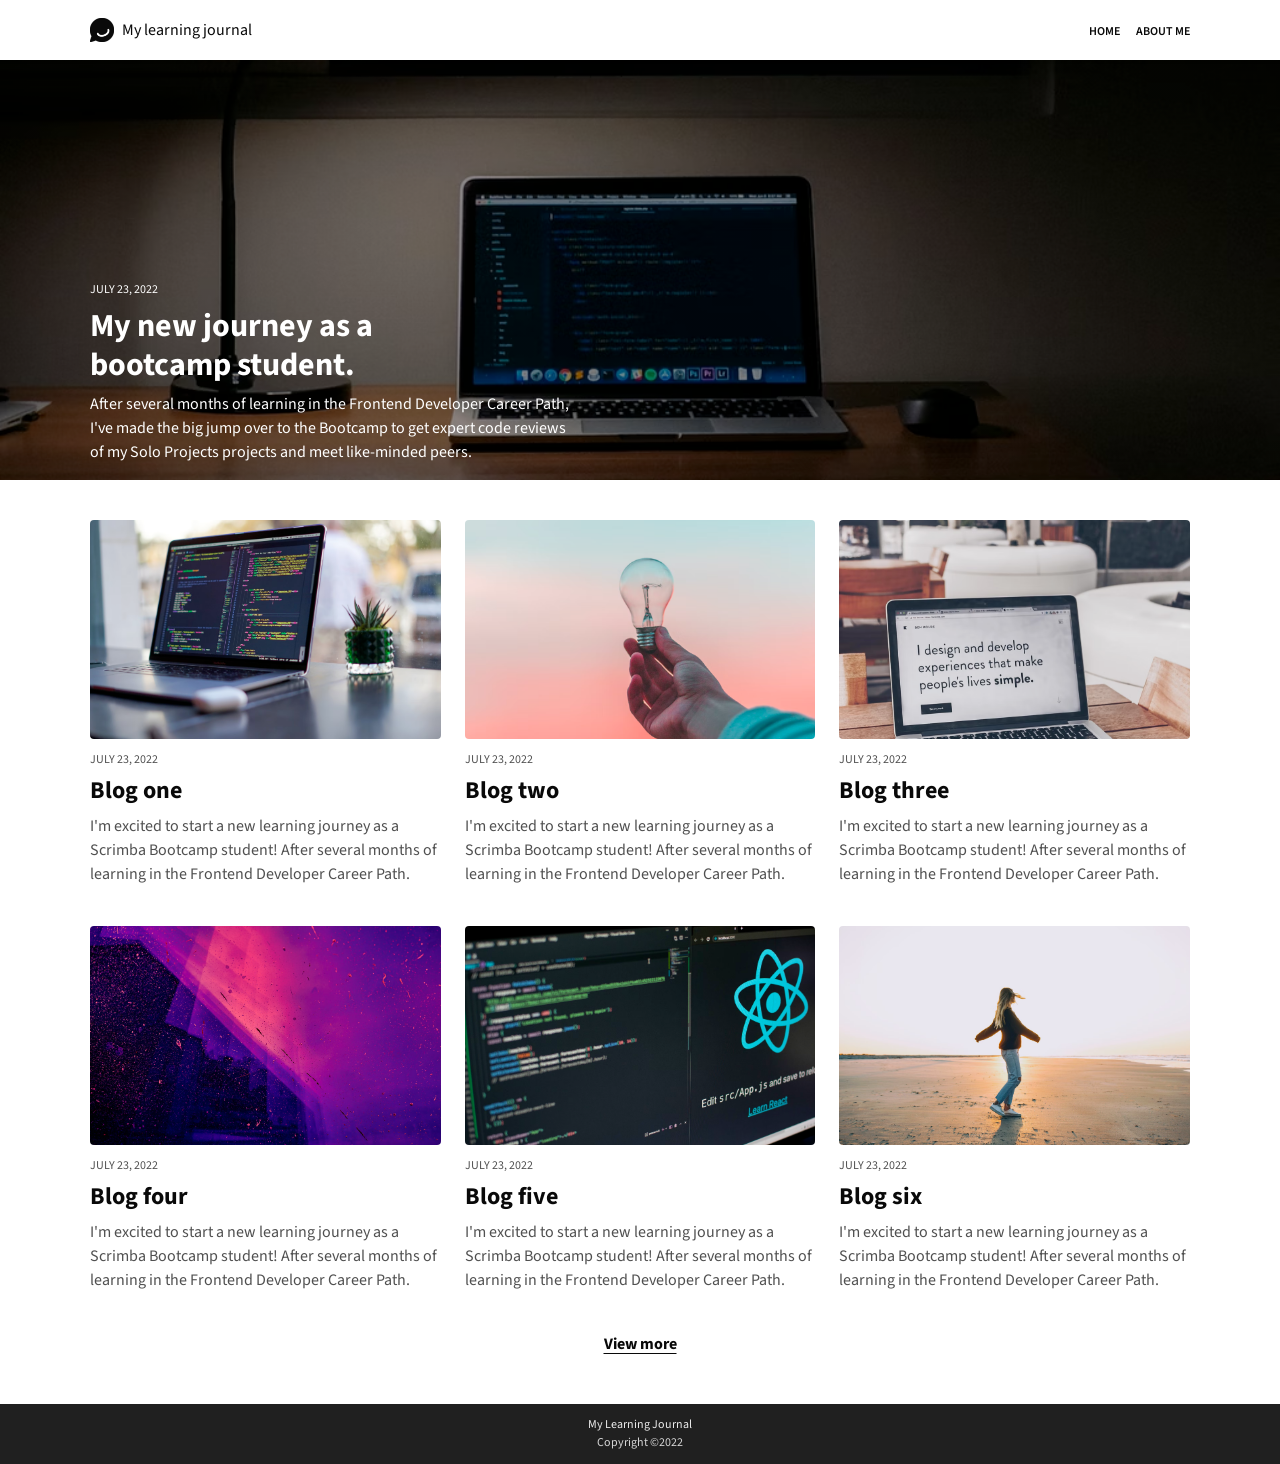
<file: index.html>
<!DOCTYPE html>
<html lang="en">
<head>
    <meta charset="UTF-8">
    <meta name="viewport" content="width=device-width, initial-scale=1.0">
    <title>Learning Journal</title>

    <!-- Google fonts -->
     <link rel="preconnect" href="https://fonts.googleapis.com">
    <link rel="preconnect" href="https://fonts.gstatic.com" crossorigin>
    <link href="https://fonts.googleapis.com/css2?family=Smythe&family=Source+Sans+3:ital,wght@0,200..900;1,200..900&display=swap" rel="stylesheet">

    <!-- Custom styles -->
     <link rel="stylesheet" href="css/styles.css">
</head>
<body>

    <div class="site-grid-container">
        <header class="main-header">
            <nav>
                <div class="logo">
                    <img src="images/logo.png" alt="Learning journal logo">
                    <p>My learning journal</p>
                </div>

                <ul>
                    <li><a href="#">Home</a></li>
                    <li><a href="#">About me</a></li>
                </ul>
            </nav>
        </header>

        <section class="header-cover">
            <span class="date-span">JULY 23, 2022</span>
            <h1>My new journey as a bootcamp student.</h1>
            <p>After several months of learning in the Frontend Developer Career Path, I've made the big jump over to the Bootcamp to get expert code reviews of my Solo Projects projects and meet like-minded peers.</p>
        </section>

        <main>
            <section class="blogs-section">
                <ul class="blogs-list">
                    <li class="blog">
                        <a href="#">
                            <img src="images/blog-1.png" alt="Cover for the first blog">
                            <span class="date-span">JULY 23, 2022</span>
                            <h2>Blog one</h2>
                            <p>I'm excited to start a new learning journey as a Scrimba Bootcamp student! After several months of learning in the Frontend Developer Career Path.</p>
                        </a>
                    </li>

                    <li class="blog">
                        <a href="#">
                            <img src="images/blog-2.png" alt="Cover for the second blog">
                            <span class="date-span">JULY 23, 2022</span>
                            <h2>Blog two</h2>
                            <p>I'm excited to start a new learning journey as a Scrimba Bootcamp student! After several months of learning in the Frontend Developer Career Path.</p>
                        </a>
                    </li>

                    <li class="blog">
                        <a href="#">
                            <img src="images/blog-3.png" alt="Cover for the third blog">
                            <span class="date-span">JULY 23, 2022</span>
                            <h2>Blog three</h2>
                            <p>I'm excited to start a new learning journey as a Scrimba Bootcamp student! After several months of learning in the Frontend Developer Career Path.</p>
                        </a>
                    </li>

                    <li class="blog">
                        <a href="#">
                            <img src="images/blog-4.png" alt="Cover for the first blog">
                            <span class="date-span">JULY 23, 2022</span>
                            <h2>Blog four</h2>
                            <p>I'm excited to start a new learning journey as a Scrimba Bootcamp student! After several months of learning in the Frontend Developer Career Path.</p>
                        </a>
                    </li>

                    <li class="blog">
                        <a href="#">
                            <img src="images/blog-5.png" alt="Cover for the second blog">
                            <span class="date-span">JULY 23, 2022</span>
                            <h2>Blog five</h2>
                            <p>I'm excited to start a new learning journey as a Scrimba Bootcamp student! After several months of learning in the Frontend Developer Career Path.</p>
                        </a>
                    </li>

                    <li class="blog">
                        <a href="#">
                            <img src="images/blog-6.png" alt="Cover for the third blog">
                            <span class="date-span">JULY 23, 2022</span>
                            <h2>Blog six</h2>
                            <p>I'm excited to start a new learning journey as a Scrimba Bootcamp student! After several months of learning in the Frontend Developer Career Path.</p>
                        </a>
                    </li>
                </ul>

                <a class="view-more" href="#">View more</a>
            </section>
        </main>

        <footer>
            <p>My Learning Journal</p>
            <span>Copyright ©2022</span>
        </footer>
    </div>
    
</body>
</html>
</file>
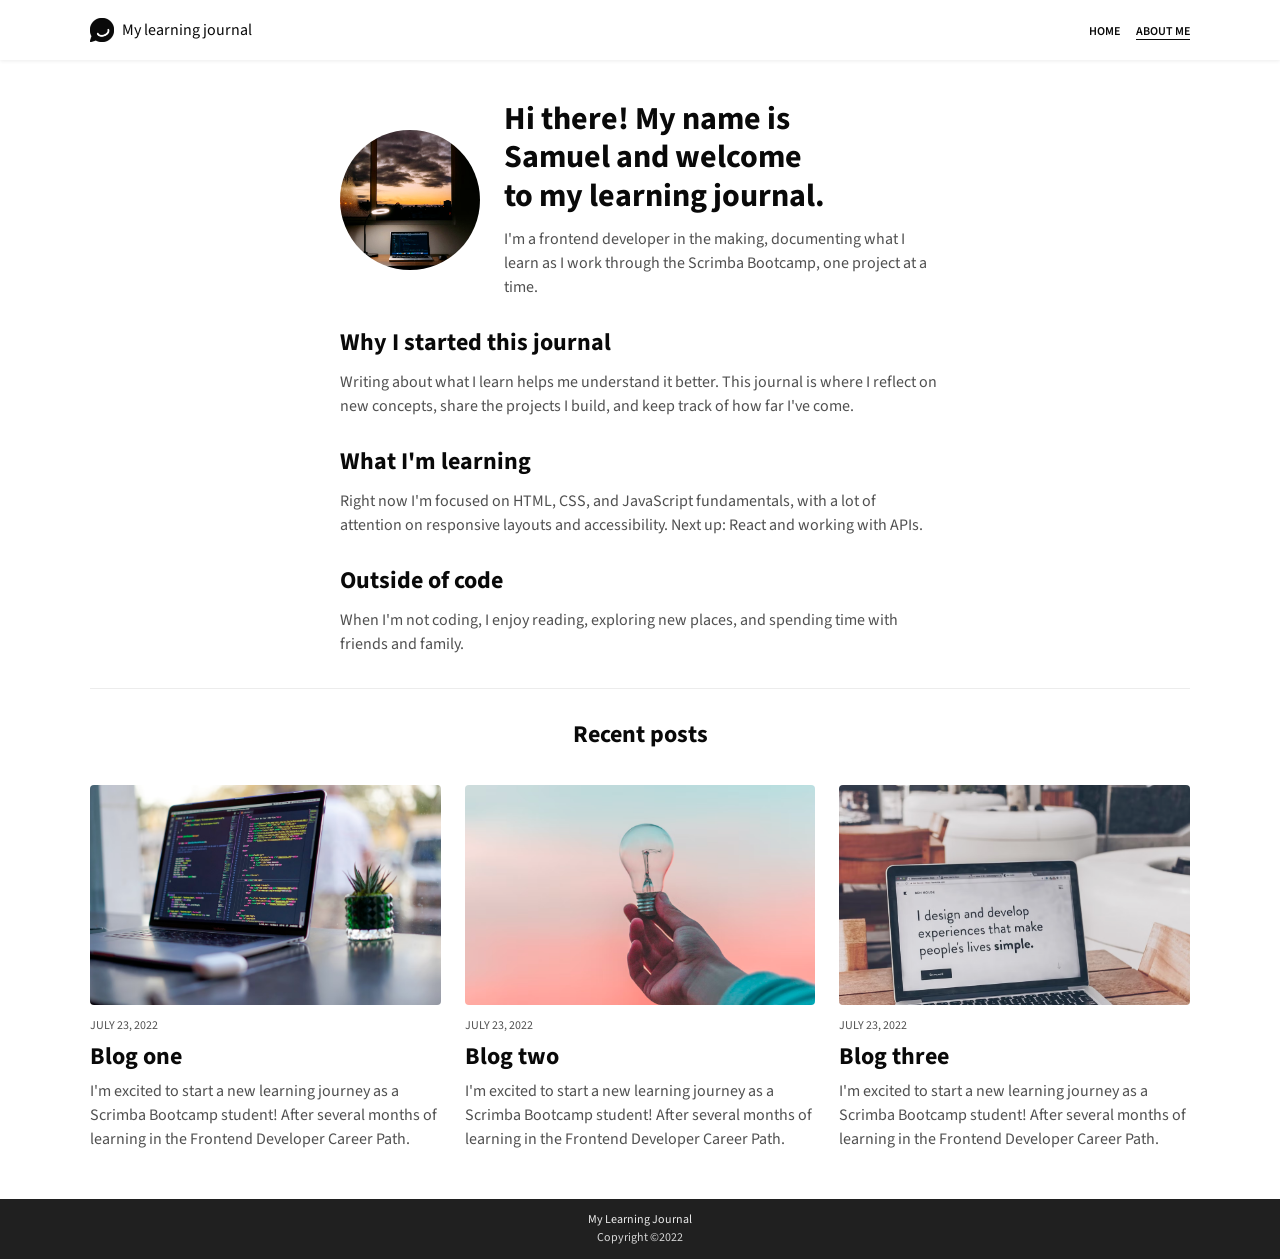
<file: about.html>
<!DOCTYPE html>
<html lang="en">
<head>
    <meta charset="UTF-8">
    <meta name="viewport" content="width=device-width, initial-scale=1.0">
    <title>About me | Learning Journal</title>

    <!-- Google fonts -->
     <link rel="preconnect" href="https://fonts.googleapis.com">
    <link rel="preconnect" href="https://fonts.gstatic.com" crossorigin>
    <link href="https://fonts.googleapis.com/css2?family=Smythe&family=Source+Sans+3:ital,wght@0,200..900;1,200..900&display=swap" rel="stylesheet">

    <!-- Custom styles -->
     <link rel="stylesheet" href="css/styles.css">
</head>
<body>

    <div class="site-grid-container">
        <header class="main-header">
            <nav>
                <div class="logo">
                    <img src="images/logo.png" alt="Learning journal logo">
                    <p>My learning journal</p>
                </div>

                <ul>
                    <li><a href="index.html">Home</a></li>
                    <li><a href="about.html" aria-current="page">About me</a></li>
                </ul>
            </nav>
        </header>

        <main>
            <article class="post">
                <header class="about-intro">
                    <!-- Swap this for a photo of yourself, e.g. images/profile.png -->
                    <img class="avatar" src="images/cover.png" alt="Portrait of the author">
                    <div>
                        <h1>Hi there! My name is Samuel and welcome to my learning journal.</h1>
                        <p>I'm a frontend developer in the making, documenting what I learn as I work through the Scrimba Bootcamp, one project at a time.</p>
                    </div>
                </header>

                <div class="post-content">
                    <h2>Why I started this journal</h2>
                    <p>Writing about what I learn helps me understand it better. This journal is where I reflect on new concepts, share the projects I build, and keep track of how far I've come.</p>

                    <h2>What I'm learning</h2>
                    <p>Right now I'm focused on HTML, CSS, and JavaScript fundamentals, with a lot of attention on responsive layouts and accessibility. Next up: React and working with APIs.</p>

                    <h2>Outside of code</h2>
                    <p>When I'm not coding, I enjoy reading, exploring new places, and spending time with friends and family.</p>
                </div>
            </article>

            <section class="recent-posts">
                <h2>Recent posts</h2>
                <ul class="blogs-list">
                    <li class="blog">
                        <a href="blog.html">
                            <img src="images/blog-1.png" alt="Cover for the first blog">
                            <span class="date-span">JULY 23, 2022</span>
                            <h2>Blog one</h2>
                            <p>I'm excited to start a new learning journey as a Scrimba Bootcamp student! After several months of learning in the Frontend Developer Career Path.</p>
                        </a>
                    </li>

                    <li class="blog">
                        <a href="blog.html">
                            <img src="images/blog-2.png" alt="Cover for the second blog">
                            <span class="date-span">JULY 23, 2022</span>
                            <h2>Blog two</h2>
                            <p>I'm excited to start a new learning journey as a Scrimba Bootcamp student! After several months of learning in the Frontend Developer Career Path.</p>
                        </a>
                    </li>

                    <li class="blog">
                        <a href="blog.html">
                            <img src="images/blog-3.png" alt="Cover for the third blog">
                            <span class="date-span">JULY 23, 2022</span>
                            <h2>Blog three</h2>
                            <p>I'm excited to start a new learning journey as a Scrimba Bootcamp student! After several months of learning in the Frontend Developer Career Path.</p>
                        </a>
                    </li>
                </ul>
            </section>
        </main>

        <footer>
            <p>My Learning Journal</p>
            <span>Copyright ©2022</span>
        </footer>
    </div>

</body>
</html>
</file>
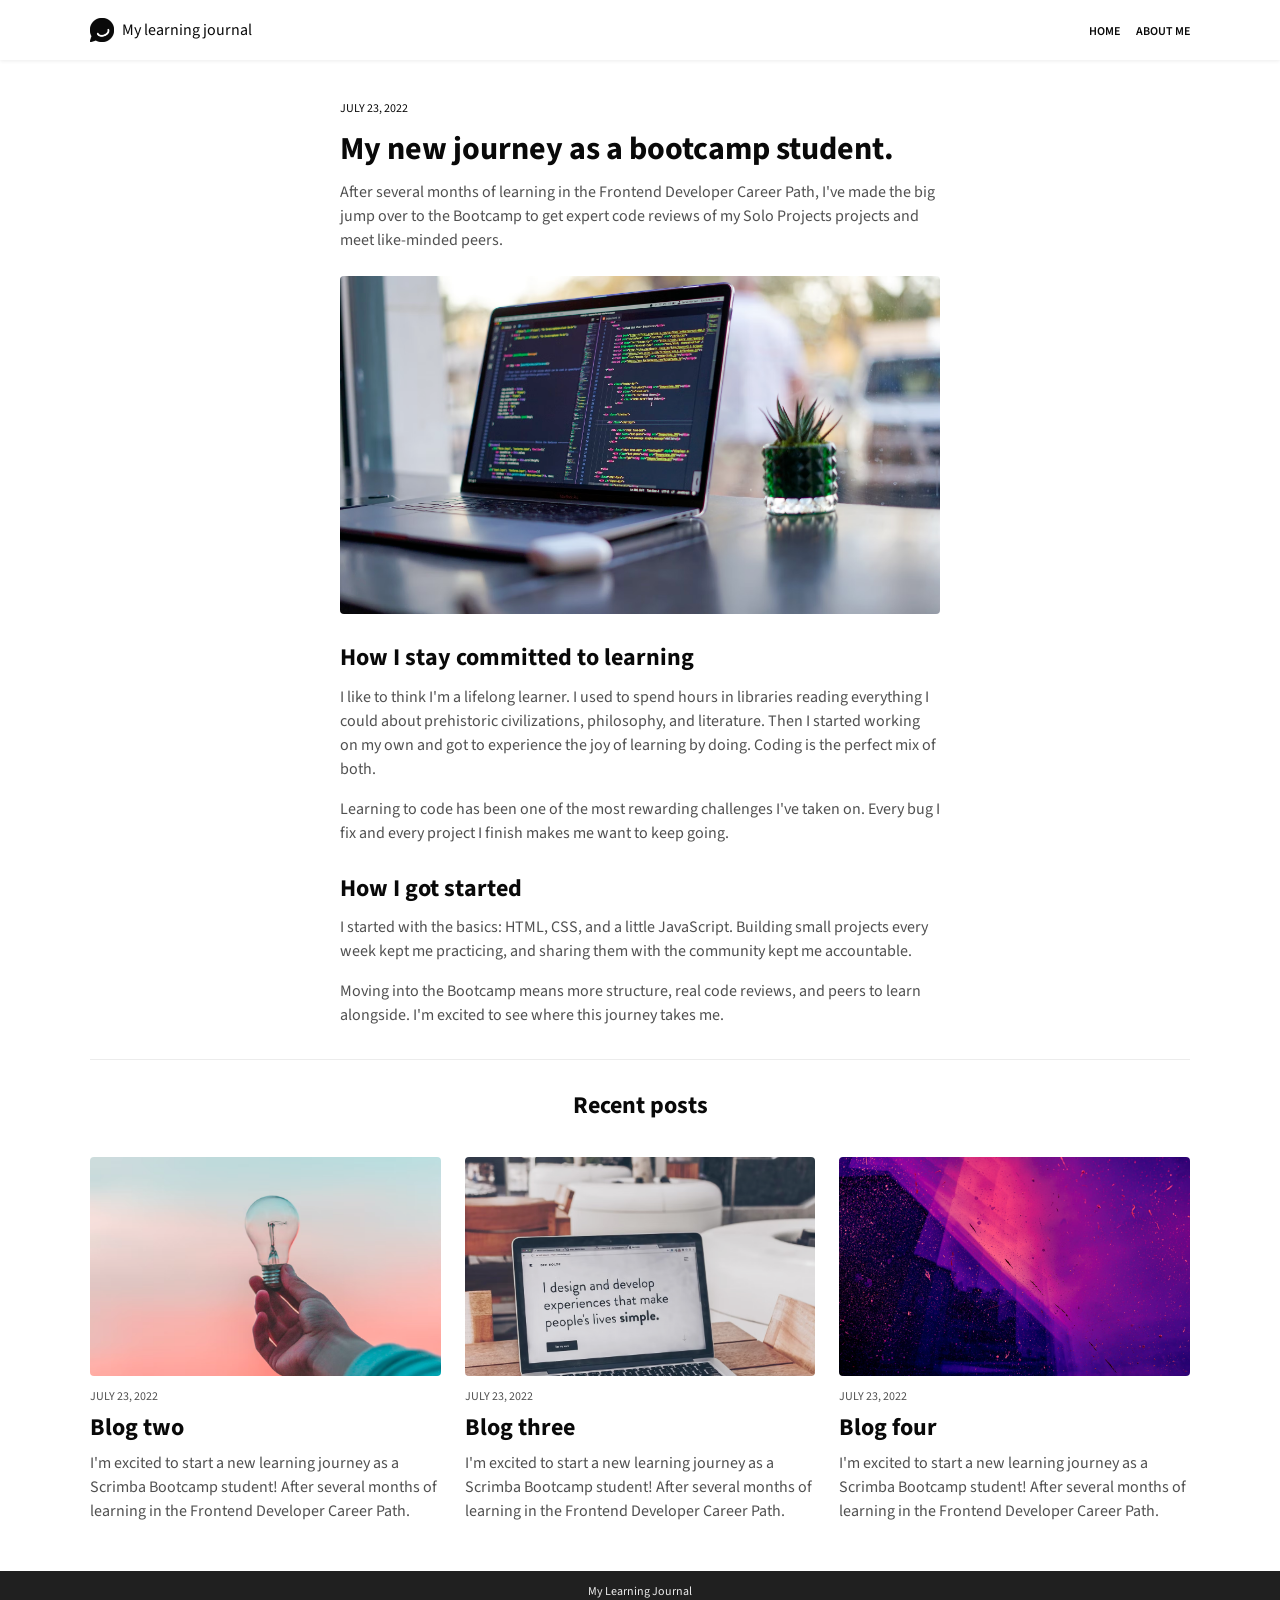
<file: blog.html>
<!DOCTYPE html>
<html lang="en">
<head>
    <meta charset="UTF-8">
    <meta name="viewport" content="width=device-width, initial-scale=1.0">
    <title>My new journey as a bootcamp student | Learning Journal</title>

    <!-- Google fonts -->
     <link rel="preconnect" href="https://fonts.googleapis.com">
    <link rel="preconnect" href="https://fonts.gstatic.com" crossorigin>
    <link href="https://fonts.googleapis.com/css2?family=Smythe&family=Source+Sans+3:ital,wght@0,200..900;1,200..900&display=swap" rel="stylesheet">

    <!-- Custom styles -->
     <link rel="stylesheet" href="css/styles.css">
</head>
<body>

    <div class="site-grid-container">
        <header class="main-header">
            <nav>
                <div class="logo">
                    <img src="images/logo.png" alt="Learning journal logo">
                    <p>My learning journal</p>
                </div>

                <ul>
                    <li><a href="index.html">Home</a></li>
                    <li><a href="about.html">About me</a></li>
                </ul>
            </nav>
        </header>

        <main>
            <article class="post">
                <header class="post-header">
                    <span class="date-span">JULY 23, 2022</span>
                    <h1>My new journey as a bootcamp student.</h1>
                    <p>After several months of learning in the Frontend Developer Career Path, I've made the big jump over to the Bootcamp to get expert code reviews of my Solo Projects projects and meet like-minded peers.</p>
                </header>

                <img class="post-hero" src="images/blog-1.png" alt="Laptop on a desk showing code in an editor">

                <div class="post-content">
                    <h2>How I stay committed to learning</h2>
                    <p>I like to think I'm a lifelong learner. I used to spend hours in libraries reading everything I could about prehistoric civilizations, philosophy, and literature. Then I started working on my own and got to experience the joy of learning by doing. Coding is the perfect mix of both.</p>
                    <p>Learning to code has been one of the most rewarding challenges I've taken on. Every bug I fix and every project I finish makes me want to keep going.</p>

                    <h2>How I got started</h2>
                    <p>I started with the basics: HTML, CSS, and a little JavaScript. Building small projects every week kept me practicing, and sharing them with the community kept me accountable.</p>
                    <p>Moving into the Bootcamp means more structure, real code reviews, and peers to learn alongside. I'm excited to see where this journey takes me.</p>
                </div>
            </article>

            <section class="recent-posts">
                <h2>Recent posts</h2>
                <ul class="blogs-list">
                    <li class="blog">
                        <a href="blog.html">
                            <img src="images/blog-2.png" alt="Cover for the second blog">
                            <span class="date-span">JULY 23, 2022</span>
                            <h2>Blog two</h2>
                            <p>I'm excited to start a new learning journey as a Scrimba Bootcamp student! After several months of learning in the Frontend Developer Career Path.</p>
                        </a>
                    </li>

                    <li class="blog">
                        <a href="blog.html">
                            <img src="images/blog-3.png" alt="Cover for the third blog">
                            <span class="date-span">JULY 23, 2022</span>
                            <h2>Blog three</h2>
                            <p>I'm excited to start a new learning journey as a Scrimba Bootcamp student! After several months of learning in the Frontend Developer Career Path.</p>
                        </a>
                    </li>

                    <li class="blog">
                        <a href="blog.html">
                            <img src="images/blog-4.png" alt="Cover for the fourth blog">
                            <span class="date-span">JULY 23, 2022</span>
                            <h2>Blog four</h2>
                            <p>I'm excited to start a new learning journey as a Scrimba Bootcamp student! After several months of learning in the Frontend Developer Career Path.</p>
                        </a>
                    </li>
                </ul>
            </section>
        </main>

        <footer>
            <p>My Learning Journal</p>
            <span>Copyright ©2022</span>
        </footer>
    </div>

</body>
</html>
</file>
<file: css/styles.css>
/* ==========================================================================
   Contents
   1. Design tokens
   2. Reset
   3. Base elements
   4. Page layout
   5. Site header & nav
   6. Cover (home page hero)
   7. Blog cards
   8. Blog post & About pages
   9. Recent posts
   10. Footer
   ========================================================================== */


/* 1. Design tokens
   ========================================================================== */
:root {
    /* Colours */
    --color-text: #090909;
    --color-text-muted: #505050;
    --color-bg: #ffffff;
    --color-border: #ececec;
    --color-footer-bg: #202020;
    --color-footer-text: #ececec;
    --color-footer-text-muted: #d7d7d7;
    --color-overlay: rgb(0 0 0 / 0.45);

    /* Typography */
    --font-body: "Source Sans 3", system-ui, sans-serif;
    --fs-small: 0.75rem;
    --fs-base: 1rem;
    --fs-h2: 1.5rem;
    --fs-h1: 2rem;

    /* Layout */
    --content-width: 1100px;
    --gutter: 1rem;
    --header-height: 60px;
    --radius: 4px;
}


/* 2. Reset
   ========================================================================== */
*,
*::before,
*::after {
    box-sizing: border-box;
}

* {
    margin: 0;
    padding: 0;
}

html {
    -webkit-text-size-adjust: 100%;
    text-size-adjust: 100%;
    /* Stop the sticky header covering anything you jump to with a #link */
    scroll-padding-top: var(--header-height);
}

img {
    display: block;
    max-width: 100%;
    height: auto;
}


/* 3. Base elements
   ========================================================================== */
body {
    font-family: var(--font-body);
    font-size: var(--fs-base);
    line-height: 1.5;
    color: var(--color-text);
    background-color: var(--color-bg);
}

h1,
h2 {
    line-height: 1.2;
    text-wrap: balance;
}

h1 {
    font-size: var(--fs-h1);
}

h2 {
    font-size: var(--fs-h2);
}

:focus-visible {
    outline: 2px solid var(--color-text);
    outline-offset: 4px;
}

.date-span {
    font-size: var(--fs-small);
}


/* 4. Page layout
   ========================================================================== */
.site-grid-container {
    min-height: 100vh;
    min-height: 100dvh;

    display: grid;
    grid-template-columns:
        minmax(var(--gutter), 1fr)
        minmax(0, var(--content-width))
        minmax(var(--gutter), 1fr);
    grid-template-rows: auto auto 1fr auto;
    grid-template-areas:
        "head  head  head"
        "cover cover cover"
        ".     main  .    "
        "foot  foot  foot";
}

main {
    grid-area: main;
}

/* Full-width background, but content lines up with the main column */
.main-header nav,
.header-cover {
    padding-block: 1rem;
    padding-inline: max(var(--gutter), (100% - var(--content-width)) / 2);
}


/* 5. Site header & nav
   ========================================================================== */
.main-header {
    grid-area: head;
    position: sticky;
    top: 0;
    z-index: 10;
    background-color: var(--color-bg);
    box-shadow: 0 1px 4px rgb(0 0 0 / 0.08);
}

.main-header nav {
    display: flex;
    justify-content: space-between;
    align-items: center;
    gap: 1rem;
    min-height: var(--header-height);
}

.logo {
    display: flex;
    align-items: center;
    gap: 0.5em;
}

.logo img {
    width: 24px;
}

.main-header ul {
    display: flex;
    gap: 1em;
    list-style: none;
}

.main-header ul a {
    font-size: var(--fs-small);
    font-weight: 600;
    text-transform: uppercase;
    color: var(--color-text);
    text-decoration: none;
    text-underline-offset: 4px;
}

.main-header ul a:hover,
.main-header ul a[aria-current="page"] {
    text-decoration: underline;
}


/* 6. Cover (home page hero)
   ========================================================================== */
.header-cover {
    grid-area: cover;
    min-height: 420px;
    margin-bottom: 1em;

    display: flex;
    flex-direction: column;
    justify-content: flex-end;
    gap: 0.5em;

    color: #ffffff;
    background-image:
        linear-gradient(var(--color-overlay), var(--color-overlay)),
        url("../images/cover.png");
    background-size: cover;
    background-position: center 80%;
    background-repeat: no-repeat;
}

.header-cover h1 {
    max-width: 25ch;
}

.header-cover p {
    max-width: 60ch;
}


/* 7. Blog cards
   ========================================================================== */
.blogs-section {
    padding-block: 1.5em 3em;
}

.blogs-list {
    display: grid;
    grid-template-columns: repeat(auto-fit, minmax(min(100%, 280px), 1fr));
    gap: 2.5em 1.5em;
    list-style: none;
}

.blog a {
    display: flex;
    flex-direction: column;
    gap: 0.5em;
    color: var(--color-text-muted);
    text-decoration: none;
}

.blog img {
    width: 100%;
    aspect-ratio: 16 / 10;
    object-fit: cover;
    border-radius: var(--radius);
    margin-bottom: 0.25em;
}

.blog h2 {
    color: var(--color-text);
    text-underline-offset: 4px;
}

.blog a:hover h2 {
    text-decoration: underline;
}

.view-more {
    display: block;
    width: fit-content;
    margin: 2.5em auto 0;
    font-weight: 700;
    color: var(--color-text);
    text-underline-offset: 4px;
}


/* 8. Blog post & About pages
   ========================================================================== */
.post {
    max-width: 75ch;
    margin-inline: auto;
    padding-block: 2.5em 1em;
}

.post-header,
.about-intro,
.about-intro > div {
    display: flex;
    flex-direction: column;
    gap: 0.75em;
}

.post-header,
.about-intro {
    margin-bottom: 1.5em;
}

.post-header p,
.about-intro p {
    color: var(--color-text-muted);
}

.post-hero {
    width: 100%;
    aspect-ratio: 16 / 9;
    object-fit: cover;
    border-radius: var(--radius);
    margin-bottom: 1.5em;
}

.post-content h2 {
    margin-block: 1.25em 0.5em;
}

.post-content p {
    color: var(--color-text-muted);
    margin-bottom: 1em;
}

.avatar {
    width: 140px;
    aspect-ratio: 1;
    object-fit: cover;
    border-radius: 50%;
    flex-shrink: 0;
}

@media (min-width: 678px) {
    .about-intro {
        flex-direction: row;
        align-items: center;
        gap: 1.5em;
    }
}


/* 9. Recent posts
   ========================================================================== */
.recent-posts {
    padding-block: 2em 3em;
    border-top: 1px solid var(--color-border);
}

.recent-posts > h2 {
    text-align: center;
    margin-bottom: 1.5em;
}


/* 10. Footer
   ========================================================================== */
footer {
    grid-area: foot;
    padding: 1em;
    font-size: var(--fs-small);
    background-color: var(--color-footer-bg);

    display: flex;
    flex-direction: column;
    align-items: center;
    justify-content: center;
}

footer p {
    color: var(--color-footer-text);
}

footer span {
    color: var(--color-footer-text-muted);
}
</file>
